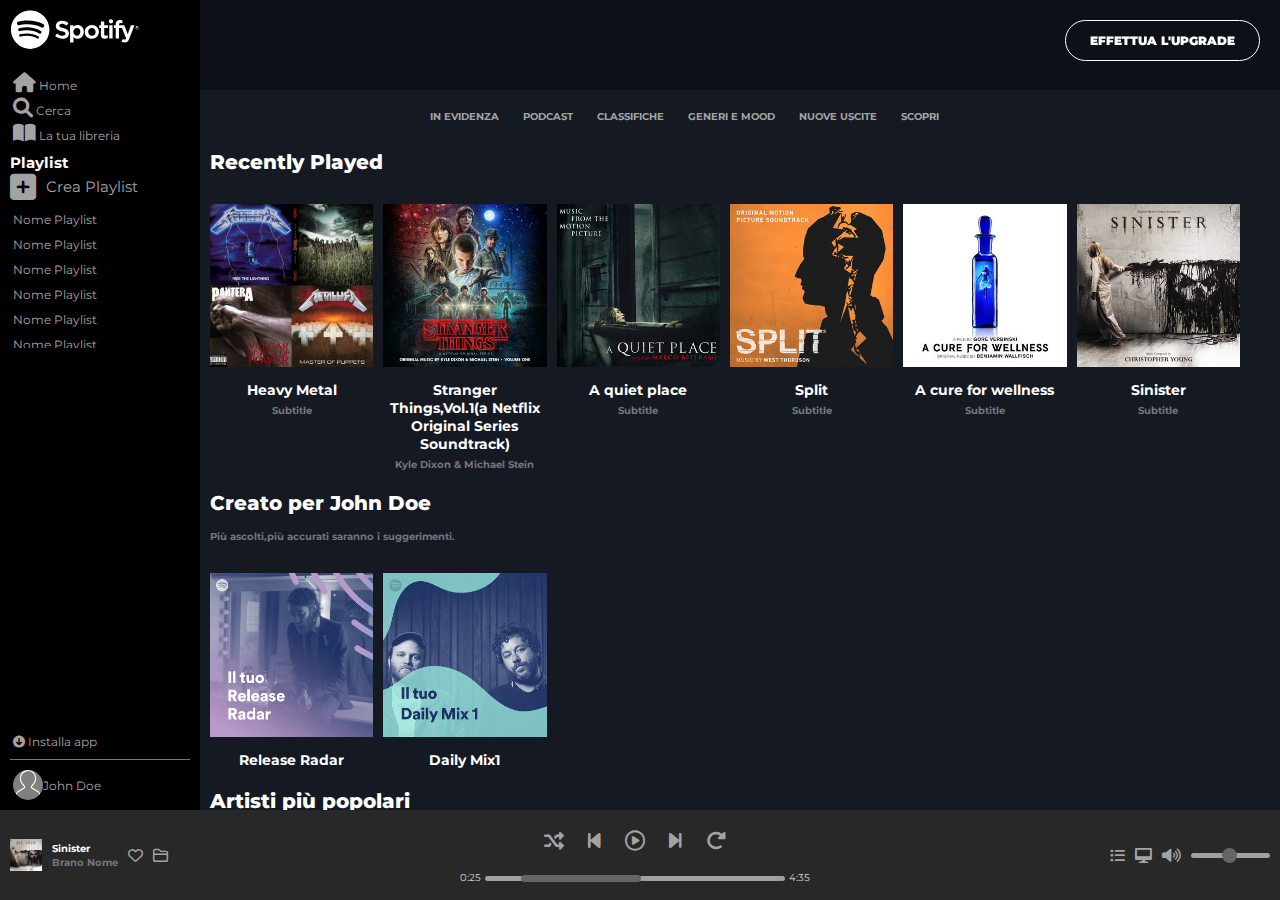
<file: index.html>
<!DOCTYPE html>
<html lang="en">
<head>
    <meta charset="UTF-8">
    <meta http-equiv="X-UA-Compatible" content="IE=edge">
    <meta name="viewport" content="width=device-width, initial-scale=1.0">
    <link rel="stylesheet" href="css/style.css">
    <link rel="stylesheet" href="https://cdnjs.cloudflare.com/ajax/libs/font-awesome/6.0.0/css/all.min.css">
    <link rel="preconnect" href="https://fonts.googleapis.com">
    <link rel="preconnect" href="https://fonts.gstatic.com" crossorigin>
    <link href="https://fonts.googleapis.com/css2?family=Montserrat:ital,wght@0,100;0,200;0,300;0,400;0,500;0,600;0,700;0,800;0,900;1,100;1,200;1,300;1,400;1,500;1,600;1,700;1,800;1,900&display=swap" rel="stylesheet">
    <title>Spotify</title>
</head>
<body>
    <div class="container">
        <div class="wrapper">
            <!-- Inizio aside -->
            <aside>
                <div id="logo">
                    <img src="./img/logo.svg" alt="logo">
                    <img class="logosmall" src="img/logo-small.svg" alt="logo small">
                    <ul class="menu flex">
                        <li>
                        <i class="fa-solid fa-house"></i>  
                        <span>Home</span>
                        </li>
                        <li>
                        <i class="fa-solid fa-magnifying-glass"></i> 
                        <span>Cerca</span>
                        </li>
                        <li>
                        <i class="fa-solid fa-book-open"></i>
                        <span>La tua libreria</span>
                        </li>
                    </ul>
                    <h4>Playlist</h4>
                    <ul class="playlist flex">
                        <i class="fa-solid fa-square-plus"></i>
                        <a class="add" href="#">Crea Playlist</a>
                        <li><a href="#">Nome Playlist</a></li>
                        <li><a href="#">Nome Playlist</a></li>
                        <li><a href="#">Nome Playlist</a></li>
                        <li><a href="#">Nome Playlist</a></li>
                        <li><a href="#">Nome Playlist</a></li>
                        <li><a href="#">Nome Playlist</a></li>
                    </ul>
                </div>
                <ul>
                    <li><i class="fa-solid fa-circle-arrow-down"></i>
                    <a href=""> Installa app</a></li>
                    <div class="line"></div>
                     <li class="flex">
                    <img class="profile" src="img/profile.svg" alt="profile">
                    <span>John Doe</span>
                    </li>
                </ul>
            </aside>
            <!-- Fine aside -->
            <main>
                <!-- Inizio nav top -->
                <nav class="top">
                    <div class="upgrade">
                        <a class="btn" href="#">Effettua l'upgrade</a>
                    </div>
                </nav>
                <!-- Fine nav top -->
                <!-- Inizio nav center -->
                <div class="main-content">
                    <nav class="center clearfix">
                        <ul class="left">
                            <li><a href="#">In evidenza</a><div class="greenline"></div></li>
                            <li><a href="#">Podcast</a><div class="greenline"></div> </li>
                            <li><a href="#">Classifiche</a><div class="greenline"></div></li>
                            <li><a href="#">Generi e mood</a><div class="greenline"></div></li>
                            <li><a href="#">Nuove uscite</a><div class="greenline"></div></li>
                            <li><a href="#">Scopri</a><div class="greenline"></div></li>
                        </ul>
                    </nav>
                    <!-- Fine nav center -->
                    <!-- Inizio content box -->
                    <div class="content-box flex-container">
                        <h2>Recently Played</h2>
                        <div class="box">
                            <div class="boxhover">
                                <a href="bonus/index.html"><i class="fa-regular fa-circle-play"></i></a>
                                <img src="img/metal_lifting.jpg" alt="heavy metal">
                            </div>
                            <div class="name">
                                <h3>Heavy Metal</h3>
                                <p>Subtitle</p>
                            </div>
                        </div>
                        <div class="box">
                            <div class="boxhover">
                                <i class="fa-regular fa-circle-play"></i></i>
                                <img src="img/stranger.jpeg" alt="stranger things">
                            </div>
                            <div class="name">
                                <h3>Stranger Things,Vol.1(a Netflix Original Series Soundtrack)</h3>
                                <p>Kyle Dixon & Michael Stein</p>
                            </div>
                        </div>
                        <div class="box">
                            <div class="boxhover">
                                <i class="fa-regular fa-circle-play"></i></i>
                                <img src="img/aquietplace.jpeg" alt="Quiet Place">
                            </div>
                            <div class="name">
                                <h3>A quiet place</h3>
                                <p>Subtitle</p>
                            </div>
                        </div>
                        <div class="box">
                            <div class="boxhover">
                                <i class="fa-regular fa-circle-play"></i></i>
                                <img src="img/split.jpeg" alt="split">
                            </div>
                            <div class="name">
                                <h3>Split</h3>
                                <p>Subtitle</p>
                            </div>
                        </div>
                        <div class="box">
                            <div class="boxhover">
                                <i class="fa-regular fa-circle-play"></i></i>
                                <img src="img/cure.jpeg" alt="cure wellness">
                            </div>
                            <div class="name">
                                <h3>A cure for wellness</h3>
                                <p>Subtitle</p>
                            </div>
                        </div>
                        <div class="box">
                            <div class="boxhover">
                                <i class="fa-regular fa-circle-play"></i></i>
                                <img src="img/sinister.jpeg" alt="sinister">
                            </div>
                            <div class="name">
                                <h3>Sinister</h3>
                                <p>Subtitle</p>
                            </div>
                        </div>
                        <h2>Creato per John Doe</h2>
                        <p>Più ascolti,più accurati saranno i suggerimenti.</p>
                        <div class="box">
                            <img src="img/radar.jpeg" alt="release">
                            <div class="name">
                                <h3>Release Radar</h3>
                            </div>
                        </div>
                        <div class="box">
                            <img src="img/mixdaily.jpeg" alt="dailymix">
                            <div class="name">
                                <h3>Daily Mix1
                                </h3>
                            </div>
                        </div>
                        <h2>Artisti più popolari</h2>
                        <p>Più ascolti,più accurati saranno i suggerimenti.</p>
                        <div class="box">
                            <img class="radius" src="img/youg.jpeg" alt="lana del rey">
                            <div class="name">
                                <h3>Lana Del Rey
                                </h3>
                            </div>
                        </div>
                        <div class="box">
                            <img class="radius" src="img/einaudi.jpeg" alt="einaudi">
                            <div class="name">
                                <h3>Ludovico Einaudi
                                </h3>
                            </div>
                        </div>
                    </div>
                </div>
            </main>
        </div>
        <!-- Fine content box -->
        <!-- Inizio footer -->
        <footer class="flex-container">
            <div class="player-barleft flex-container">
                <img src="img/sinister.jpeg" alt="sinister">
                <div class="sinister">
                    <h5>Sinister</h5>
                    <p>Brano Nome</p>
                </div>
                <div class="icon">
                    <i class="fa-regular fa-heart"></i>
                </div>
                <div class="icon">
                    <i class="fa-regular fa-folder"></i>
                </div>
            </div>
            <div class="player-barcenter flex-container">
                <div class="play">
                    <a href="#"><i class="fa-solid fa-shuffle"></i></a>
                    <a href="#"><i class="fa-solid fa-backward-step"></i></a>
                    <a href=""><i class="fa-regular fa-circle-play"></i></a>
                    <a href="#"><i class="fa-solid fa-forward-step"></i></a>
                    <a href="#"><i class="fa-solid fa-rotate-right"></i></a>
                </div>
                <div class="player-bottom">
                   <span>0:25</span> 
                    <input type="range" class="liner" value="20">
                    <span>4:35</span>
                </div>
            </div>
            <div class="player-barright flex-container"> 
                <a href="#"><i class="fas fa-list-ul"></i></a>
                <a href="#"><i class="fas fa-desktop"></i></a>
                <a href="#"><i class="fas fa-volume-up"></i></a>
                <input type="range" min="1" max="100" value="50" class="slide">
            </div>
        </footer>
        <!-- Fine footer -->
    </div>
</body>
</html>
</file>
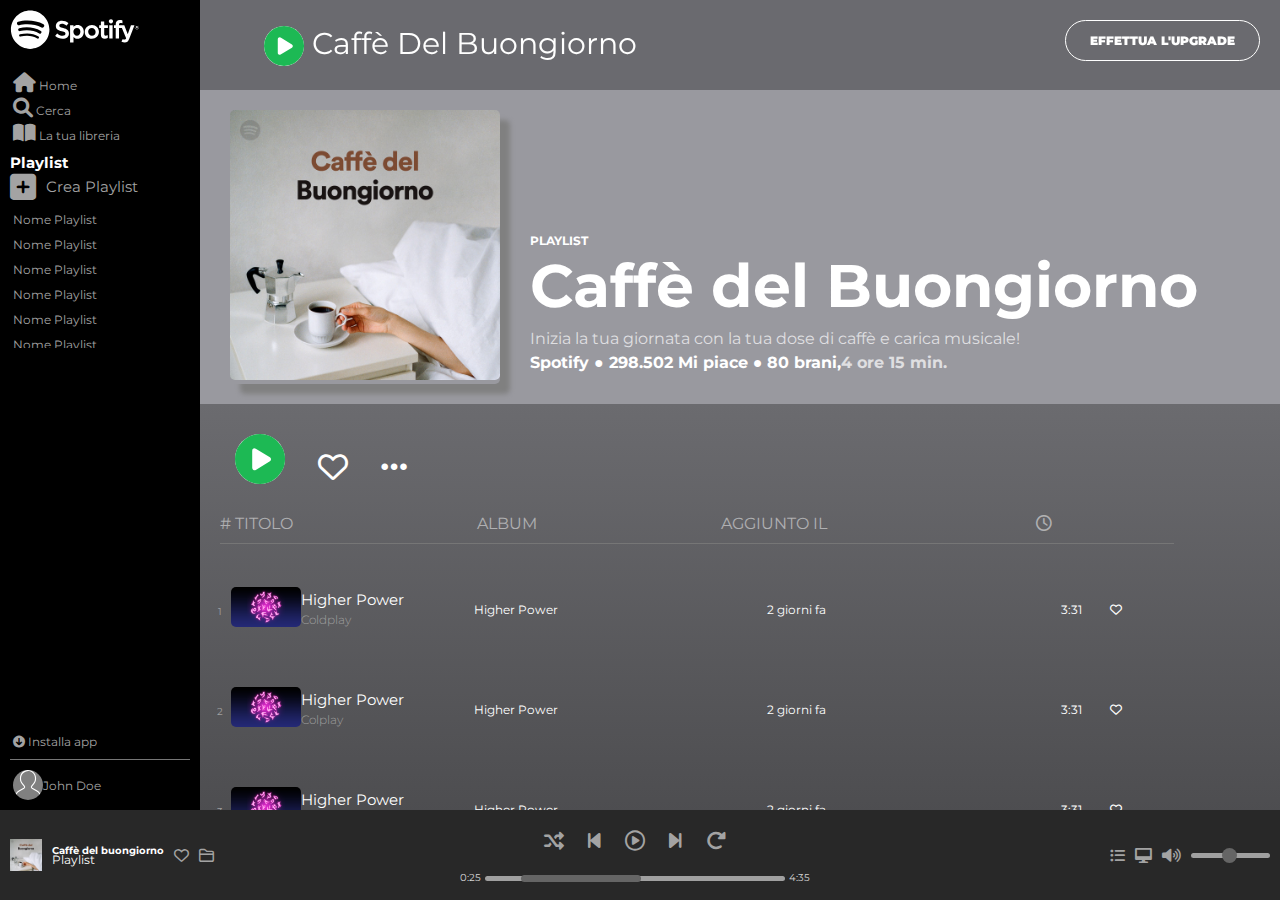
<file: bonus/index.html>
<!DOCTYPE html>
<html lang="en">
<head>
    <meta charset="UTF-8">
    <meta http-equiv="X-UA-Compatible" content="IE=edge">
    <meta name="viewport" content="width=device-width, initial-scale=1.0">
    <link rel="stylesheet" href="style.css">
    <link rel="stylesheet" href="https://cdnjs.cloudflare.com/ajax/libs/font-awesome/6.0.0/css/all.min.css">
    <link rel="preconnect" href="https://fonts.googleapis.com">
    <link rel="preconnect" href="https://fonts.gstatic.com" crossorigin>
    <link href="https://fonts.googleapis.com/css2?family=Montserrat:ital,wght@0,100;0,200;0,300;0,400;0,500;0,600;0,700;0,800;0,900;1,100;1,200;1,300;1,400;1,500;1,600;1,700;1,800;1,900&display=swap" rel="stylesheet">
    <title>Spotify</title>
</head>
<body>
    <div class="container">
        <div class="wrapper">
            <!-- Inizio aside -->
            <aside>
                <div id="logo">
                    <img src="./img/logo.svg" alt="logo">
                    <img class="logosmall" src="img/logo-small.svg" alt="logo small">
                    <ul class="menu flex">
                        <li>
                        <i class="fa-solid fa-house"></i>  
                        <span>Home</span>
                        </li>
                        <li>
                        <i class="fa-solid fa-magnifying-glass"></i> 
                        <span>Cerca</span>
                        </li>
                        <li>
                        <i class="fa-solid fa-book-open"></i>
                        <span>La tua libreria</span>
                        </li>
                    </ul>
                    <h4>Playlist</h4>
                    <ul class="playlist flex">
                        <i class="fa-solid fa-square-plus"></i>
                        <a class="add" href="#">Crea Playlist</a>
                        <li><a href="#">Nome Playlist</a></li>
                        <li><a href="#">Nome Playlist</a></li>
                        <li><a href="#">Nome Playlist</a></li>
                        <li><a href="#">Nome Playlist</a></li>
                        <li><a href="#">Nome Playlist</a></li>
                        <li><a href="#">Nome Playlist</a></li>
                    </ul>
                </div>
                <ul>
                    <li><i class="fa-solid fa-circle-arrow-down"></i>
                    <a href=""> Installa app</a></li>
                    <div class="line"></div>
                     <li class="flex">
                    <img class="profile" src="img/profile.svg" alt="profile">
                    <span>John Doe</span>
                    </li>
                </ul>
            </aside>
            <!-- Fine aside -->
            <main>
                <!-- Inizio nav top -->
                <nav class="top">
                    <div class="music">
                        <i class="fa-solid fa-circle-play"></i>
                        <span>Caffè Del Buongiorno</span>
                    </div>
                    <div class="upgrade">
                        <a class="btn" href="#">Effettua l'upgrade</a>
                    </div>
                </nav>
                <!-- Fine nav top -->
                <!-- Inizio nav center -->
                <div class="main-content">
                    <nav class="center clearfix">
                        <div class="box left">
                            <img src="img/caffè.jpg" alt="caffè">
                        </div>
                        <div class="box-right">
                        <span class="list">Playlist</span>
                        <h1>Caffè del Buongiorno</h1>
                        <p class="subtitle">Inizia la tua giornata con la tua dose di caffè e carica musicale!</p>
                        <span class="spotify">Spotify &#9679; 298.502 Mi piace &#9679; 80 brani,<span class="subtitle">4 ore 15 min.</span><span></span>
                        </div>
                    </nav>
                    <!-- Fine nav center -->
                    <!-- Inizio content box -->
                    <div class="content-box flex-container">
                        <div class="button">
                        <i class="fa-solid fa-circle-play"></i>
                        <i class="fa-regular fa-heart"></i>
                        <i class="fa-solid fa-ellipsis"></i>
                        </div>
                        <ul class="title">
                            <li># Titolo</li>
                            <li>Album</li>
                            <li>Aggiunto il</li>
                            <li><i class="fa-regular fa-clock"></i></li>
                        </ul>
                        <span class="line"></span>
                        <div class="album">
                            <!-- prima riga -->
                            <div class="row">
                                <span>1</span>
                            </div>
                            <div class="col">
                                <div class="songs"><img src="coldplay.png" alt="album"></div>
                                <div class="songstext">
                                    <h2>Higher Power</h2>
                                    <span>Coldplay</span>
                                </div>
                            </div>
                            <div class="songsalbum">
                                <span>Higher Power</span>
                            </div>
                            <div class="songsalbum">
                                <span>2 giorni fa</span>
                            </div>
                            <div class="hour">
                                <span>3:31</span>
                                <i class="fa-regular fa-heart"></i>
                            </div>
                        </div>
                            <!-- seconda riga -->
                        <div class="album">
                            <div class="row">
                                <span>2</span>
                            </div>
                            <div class="col">
                                <div class="songs"><img src="coldplay.png" alt="album"></div>
                                <div class="songstext">
                                    <h2>Higher Power</h2>
                                    <span>Colplay</span>
                                </div>
                            </div>
                            <div class="songsalbum">
                                <span>Higher Power</span>
                            </div>
                            <div class="songsalbum">
                                <span>2 giorni fa</span>
                            </div>
                            <div class="hour">
                                <span>3:31</span>
                                <i class="fa-regular fa-heart"></i>
                            </div>
                        </div>
                            <!-- terza riga -->
                        <div class="album">
                            <div class="row">
                                <span>3</span>
                            </div>
                            <div class="col">
                                <div class="songs"><img src="coldplay.png" alt="album"></div>
                                <div class="songstext">
                                    <h2>Higher Power</h2>
                                    <span>Coldplay</span>
                                </div>
                            </div>
                            <div class="songsalbum">
                                <span>Higher Power</span>
                            </div>
                            <div class="songsalbum">
                                <span>2 giorni fa</span>
                            </div>
                            <div class="hour">
                                <span>3:31</span>
                                <i class="fa-regular fa-heart"></i>
                            </div>
                        </div>
                            <!-- quarta riga -->
                        <div class="album">
                            <div class="row">
                                <span>4</span>
                            </div>
                            <div class="col">
                                <div class="songs"><img src="coldplay.png" alt="album"></div>
                                <div class="songstext">
                                    <h2>Higher Power</h2>
                                    <span>Coldplay</span>
                                </div>
                            </div>
                            <div class="songsalbum">
                                <span>Higher Power</span>
                            </div>
                            <div class="songsalbum">
                                <span>2 giorni fa</span>
                            </div>
                            <div class="hour">
                                <span>3:31</span>
                                <i class="fa-regular fa-heart"></i>
                            </div>
                        </div>
                            <!-- quinta riga -->
                        <div class="album">
                            <div class="row">
                                <span>5</span>
                            </div>
                            <div class="col">
                                <div class="songs"><img src="coldplay.png" alt="album"></div>
                                <div class="songstext">
                                    <h2>Higher Power</h2>
                                    <span>Coldplay</span>
                                </div>
                            </div>
                            <div class="songsalbum">
                                <span>Higher Power</span>
                            </div>
                            <div class="songsalbum">
                                <span>2 giorni fa</span>
                            </div>
                            <div class="hour">
                                <span>3:31</span>
                                <i class="fa-regular fa-heart"></i>
                            </div>
                        </div>
                            <!-- sesta riga -->
                        <div class="album">
                            <div class="row">
                                <span>6</span>
                            </div>
                            <div class="col">
                                <div class="songs"><img src="coldplay.png" alt="album"></div>
                                <div class="songstext">
                                    <h2>Higher Power</h2>
                                    <span>Coldplay</span>
                                </div>
                            </div>
                            <div class="songsalbum">
                                <span>Higher Power</span>
                            </div>
                            <div class="songsalbum">
                                <span>2 giorni fa</span>
                            </div>
                            <div class="hour">
                                <span>3:31</span>
                                <i class="fa-regular fa-heart"></i>
                            </div>
                        </div>
                            <!-- settima riga -->
                        <div class="album">
                            <div class="row">
                                <span>7</span>
                            </div>
                            <div class="col">
                                <div class="songs"><img src="coldplay.png" alt="album"></div>
                                <div class="songstext">
                                    <h2>Higher Power</h2>
                                    <span>Coldplay</span>
                                </div>
                            </div>
                            <div class="songsalbum">
                                <span>Higher Power</span>
                            </div>
                            <div class="songsalbum">
                                <span>2 giorni fa</span>
                            </div>
                            <div class="hour">
                                <span>3:31</span>
                                <i class="fa-regular fa-heart"></i>
                            </div>
                        </div>
                            <!-- ottava riga -->
                        <div class="album">
                            <div class="row">
                                <span>8</span>
                            </div>
                            <div class="col">
                                <div class="songs"><img src="coldplay.png" alt="album"></div>
                                <div class="songstext">
                                    <h2>Higher Power</h2>
                                    <span>Coldplay</span>
                                </div>
                            </div>
                            <div class="songsalbum">
                                <span>Higher Power</span>
                            </div>
                            <div class="songsalbum">
                                <span>2 giorni fa</span>
                            </div>
                            <div class="hour">
                                <span>3:31</span>
                                <i class="fa-regular fa-heart"></i>
                            </div>
                        </div>
                            <!-- nona riga -->
                        <div class="album">
                            <div class="row">
                                <span>9</span>
                            </div>
                            <div class="col">
                                <div class="songs"><img src="coldplay.png" alt="album"></div>
                                <div class="songstext">
                                    <h2>Higher Power</h2>
                                    <span>Coldplay</span>
                                </div>
                            </div>
                            <div class="songsalbum">
                                <span>Higher Power</span>
                            </div>
                            <div class="songsalbum">
                                <span>2 giorni fa</span>
                            </div>
                            <div class="hour">
                                <span>3:31</span>
                                <i class="fa-regular fa-heart"></i>
                            </div>
                        </div>
                            <!-- decima riga -->
                        <div class="album">
                            <div class="row">
                                <span>10</span>
                            </div>
                            <div class="col">
                                <div class="songs"><img src="coldplay.png" alt="album"></div>
                                <div class="songstext">
                                    <h2>Higher Power</h2>
                                    <span>Coldplay</span>
                                </div>
                            </div>
                            <div class="songsalbum">
                                <span>Higher Power</span>
                            </div>
                            <div class="songsalbum">
                                <span>2 giorni fa</span>
                            </div>
                            <div class="hour">
                                <span>3:31</span>
                                <i class="fa-regular fa-heart"></i>
                            </div>
                        </div>
                            <!-- undicesima riga -->
                        <div class="album">
                            <div class="row">
                                <span>11</span>
                            </div>
                            <div class="col">
                                <div class="songs"><img src="coldplay.png" alt="album"></div>
                                <div class="songstext">
                                    <h2>Higher Power</h2>
                                    <span>Coldplay</span>
                                </div>
                            </div>
                            <div class="songsalbum">
                                <span>Higher Power</span>
                            </div>
                            <div class="songsalbum">
                                <span>2 giorni fa</span>
                            </div>
                            <div class="hour">
                                <span>3:31</span>
                                <i class="fa-regular fa-heart"></i>
                            </div>
                        </div>
                            <!-- dodicesima riga -->
                        <div class="album">
                            <div class="row">
                                <span>12</span>
                            </div>
                            <div class="col">
                                <div class="songs"><img src="coldplay.png" alt="album"></div>
                                <div class="songstext">
                                    <h2>Higher Power</h2>
                                    <span>Coldplay</span>
                                </div>
                            </div>
                            <div class="songsalbum">
                                <span>Higher Power</span>
                            </div>
                            <div class="songsalbum">
                                <span>2 giorni fa</span>
                            </div>
                            <div class="hour">
                                <span>3:31</span>
                                <i class="fa-regular fa-heart"></i>
                            </div>
                        </div>
                            <!-- tredicesima riga -->
                        <div class="album">
                            <div class="row">
                                <span>13</span>
                            </div>
                            <div class="col">
                                <div class="songs"><img src="coldplay.png" alt="album"></div>
                                <div class="songstext">
                                    <h2>Higher Power</h2>
                                    <span>Coldplay</span>
                                </div>
                            </div>
                            <div class="songsalbum">
                                <span>Higher Power</span>
                            </div>
                            <div class="songsalbum">
                                <span>2 giorni fa</span>
                            </div>
                            <div class="hour">
                                <span>3:31</span>
                                <i class="fa-regular fa-heart"></i>
                            </div>
                        </div>
                    </div>
                </div>
            </main>
        </div>
        <!-- Fine content box -->
        <!-- Inizio footer -->
        <footer class="flex-container">
            <div class="player-barleft flex-container">
                <img src="img/caffè.jpg" alt="caffè">
                <div class="sinister">
                    <h5>Caffè del buongiorno</h5>
                    <p>Playlist</p>
                </div>
                <div class="icon">
                    <i class="fa-regular fa-heart"></i>
                </div>
                <div class="icon">
                    <i class="fa-regular fa-folder"></i>
                </div>
            </div>
            <div class="player-barcenter flex-container">
                <div class="play">
                    <a href="#"><i class="fa-solid fa-shuffle"></i></a>
                    <a href="#"><i class="fa-solid fa-backward-step"></i></a>
                    <a href=""><i class="fa-regular fa-circle-play"></i></a>
                    <a href="#"><i class="fa-solid fa-forward-step"></i></a>
                    <a href="#"><i class="fa-solid fa-rotate-right"></i></a>
                </div>
                <div class="player-bottom">
                   <span>0:25</span> 
                    <input type="range" class="liner" value="20">
                    <span>4:35</span>
                </div>
            </div>
            <div class="player-barright flex-container"> 
                <a href="#"><i class="fas fa-list-ul"></i></a>
                <a href="#"><i class="fas fa-desktop"></i></a>
                <a href="#"><i class="fas fa-volume-up"></i></a>
                <input type="range" min="1" max="100" value="50" class="slide">
            </div>
        </footer>
        <!-- Fine footer -->
    </div>
</body>
</html>
</file>
<file: css/style.css>
*{
    margin: 0;
    padding: 0;
    box-sizing: border-box;
}
body{
    background-color: #141922;
    color: white;
    font-family: 'Montserrat', sans-serif;
}
.container{
    height: 100vh;
    width: 100%;
}
.wrapper{
    width: 100%;
    height: calc(100% - 90px);
    display: flex;
}
.clearfix::after{
    content: "";
    display: table;
    clear: both;
}
.left{
    float: left;
}
.flex{
    display: flex;
    flex-flow: row wrap;
}
.flex-container{
    display: flex;
}
/* aside */
aside{
    width: 200px;
    background-color: #000000;
    display: flex;
    flex-direction: column;
    justify-content: space-between;
}
#logo{
    width:75%;
}
#logo img{
    padding: 10px;
}
#logo .logosmall{
    display: none;
}
h4{
    color: white;
    padding-left: 10px;
    font-size: 15px;
}
ul.menu.flex{
    flex-direction: column;
    row-gap: 5px;
    padding: 10px 0;
}
.menu li i{
    font-size: 20px;
}

aside ul li:hover{
    font-size: 15px;
    transition: 1s;
    border-left: 3px solid green;
}

aside ul li a:hover{
    color: white;
}
aside ul li{
    font-size: 12px;
    cursor: pointer;
    color: #a3a3a3;
    padding-left: 10px;
    list-style-type: none;
    border-left: 3px solid black;
}
aside li a{
    text-decoration: none;
    color: #a3a3a3;
}

ul.playlist.flex{
    align-items: center;
    row-gap: 10px;
}
.playlist{
    width: 125%;
    height: 50%;
    overflow-y: auto;
}
ul.playlist.flex i{
    padding-left: 10px;
}
.add{
    padding-left: 10px;
    color: #a3a3a3;
    text-decoration: none;
    font-size: 15px;
}
.add:hover{
    color:white;
}

.fa-square-plus{
    cursor: pointer;
    font-size: 30px;
    color: #a3a3a3;
}
.fa-square-plus:hover{
    color: white;
    font-size: 35px;
    transition: 1s;
}
aside ul:last-child li:first-child{
    padding-bottom: 10px;
}
.profile{
    background-color: grey;
    border-radius: 50%;
    height: 30px;
    width: 30px;
}
aside ul li.flex{
    padding-bottom: 10px;
    align-items: center;
}

.line{
    background-color: #767676;
    margin-left: 10px;
    margin-right: 10px;
    width: 90%;
    height: 1px;
    margin-bottom: 10px;
}
.greenline{
    display: none;
    background-color: green;
    width: 40%;
    height: 2px;
    margin-left:40%;
}
li:hover .greenline{
    display:block;
}
.left li a:hover{
    color: white;
}
.playlist li{
    height: 15px;
}

/* main */
main{
    width: calc(100% - 200px);
    height: 100%;
}
 /* nav top */
nav.top{
    width: 100%;
    height: 90px;
    position: fixed;
    z-index:1000;
    background-color: rgba(0, 0, 0, 0.3);
}
.btn{
    font-size:12px;
    display: inline-block;
    border: 1px solid white;
    border-radius:60px;
    padding: 12px 24px;
    color: #fff;
    text-decoration: none;
    text-transform: uppercase;
    font-weight: 900;
}
.upgrade{
    position:fixed;
    top: 20px;
    right:20px;
}
.main-content{
    height: 100%;
    overflow: auto;
    width: 100%;
    padding-top: 90px;
    padding-bottom: 90px;
}
.upgrade a:hover{
    font-size: 15px;
    transition: 1s;
}
/* nav center */
.center{
    width: 100%;
    padding: 15px 210px;
    height: 40px;
}
.center ul li {
    display: inline-block;
}
.center ul li a{
    font-size: 10px;
    font-weight: bold;
    text-transform: uppercase;
    text-decoration: none;
    color: rgba(163,163,163,255);
    padding-left:20px;
}

/* Inizio content box */
.content-box.flex-container{
    width:100%;
    padding: 10px;
    flex-wrap: wrap;
    gap: 10px;
}
.box{
    width: calc((100% - 80px) / 6);
    min-width: 150px;
}
.boxhover{
    position: relative;
    cursor: pointer;
}

.fa-circle-play{
    font-size: 40px;
 }

.boxhover .fa-circle-play{  
    transition: 0.5s;
    background-color: rgba(0, 0, 0, 0.3);
    border-radius: 50%;
    opacity: 0;
    position: absolute;
    top: 45%;
    right:40%;
}
.box i:hover{
    background-color: rgba(0, 0, 0, 0.3);
    cursor: pointer;
    opacity: 1;
}

h2{
    padding-top: 10px;
    font-size: 20px;
    width: 100%;
    font-weight: 800;
}
.box img {
    width: 100%;
    padding-top: 20px;
}
.name{
    text-align: center;
    font-size: 12px;
}
p {
    padding-top: 5px;
    color: #73767b;
    font-weight: bold;
    font-size: 10px;
    width: 100%;
}
h3{
    padding-top: 10px;
}
.radius{
    border-radius: 50%;
}

/* footer */
footer{
    height: 90px;
    width: 100%;
    background-color: #282828;
    position: fixed;
    bottom: 0;
    left: 0;
    min-width:576px;
    overflow-x: auto;
}
/* player left */
.player-barleft{
    flex: 1 1 25%;
}
.player-barleft.flex-container{
    align-content:center;
    gap: 10px;
    align-items: center;
}
.player-barleft img{
    width:10%;
    margin-left: 10px;
}

/* player center */
.player-barcenter{
    flex: 1 1 50%;
}
.player-barcenter.flex-container{
   justify-content:center;
   align-items: center;
   flex-direction: column;
}
.sinister{
    text-align: left;
    line-height:10px;
    font-size: 12px;
}
.play{
    height: 40px;
}
.play i{
    text-decoration: none;
    font-size: 20px;
    color: #a3a3a3;
    padding: 5px 10px;
}
.icon i,.player-barright i{
    text-decoration: none;
    font-size: 15px;
    color: #a3a3a3;
    transition-duration: 0.2s;
    cursor: pointer;
}

.player-bottom span {
    color: lightgrey;
    font-size: 10px;
}

.liner {
    -webkit-appearance: none;
      width: 300px;
      height: 5px;
      background: #d3d3d3;
      outline: none;
      opacity: 0.7;
      border-radius: 20px;
      }
      
      .liner::-webkit-slider-thumb {
        -webkit-appearance: none;
        appearance: none;
        width:40%;
        height: 7px;
        border-radius: 5px;
        background-color: grey;
        cursor: pointer;
      }
    

/* player right */
.player-barright{
    flex: 1 1 25%;
}
.player-barright.flex-container {
    justify-content: flex-end;
    gap: 10px;
    align-items: center;
    margin-right: 10px;
}
.slide {
    -webkit-appearance:none;
      width: 25%;
      height: 5px;
      background: #d3d3d3;
      outline: none;
      opacity: 0.7;
      border-radius: 20px;
      }
      .slide::-webkit-slider-thumb {
        -webkit-appearance: none;
        appearance: none;
        width: 15px;
        height: 15px;
        border-radius: 50%;
        background: grey;
        cursor: pointer;
      }
      
      .slide::-moz-range-thumb {
        width: 25px;
        height: 25px;
        background: grey;
        cursor: pointer;
      }

i:hover{
    color: white;
    transition: 1s;
}
/* Media query */
@media screen and (max-width: 992px) {
    nav.center{
        display:inline;
        margin-left: 80px;
    }
    .player-barleft{
        gap: 2px;
    }
}
@media screen and (max-width: 576px) {
    aside{
        align-items: center;
        width: 50px;
    } 
    main{
        width:calc(100% - 50px);
    }
    
    #logo img{
        display: none;  
    }
    #logo .logosmall{
        display: block;
        width:45px;
    }
    aside a,span,.line,.playlist,h4{
        display: none;
    }
    aside ul li{
        padding: 0;
    }
    .menu.flex{
        align-items: center;
    }
    aside ul:last-child li{
        text-align: center;
    } 
}
</file>
<file: bonus/style.css>
*{
    margin: 0;
    padding: 0;
    box-sizing: border-box;
}
body{
    background-color: rgba(153,153,159,255);
    color: white;
    font-family: 'Montserrat', sans-serif;
}
.container{
    height: 100vh;
    width: 100%;
}
.wrapper{
    width: 100%;
    height: calc(100% - 90px);
    display: flex;
}
.clearfix::after{
    content: "";
    display: table;
    clear: both;
}
.left{
    float: left;
}
.flex{
    display: flex;
    flex-flow: row wrap;
}
.flex-container{
    display: flex;
}
/* aside */
aside{
    width: 200px;
    background-color: #000000;
    display: flex;
    flex-direction: column;
    justify-content: space-between;
}
#logo{
    width:75%;
}
#logo img{
    padding: 10px;
}
#logo .logosmall{
    display: none;
}
h4{
    color: white;
    padding-left: 10px;
    font-size: 15px;
}
ul.menu.flex{
    flex-direction: column;
    row-gap: 5px;
    padding: 10px 0;
}
.menu li i{
    font-size: 20px;
}

aside ul li:hover{
    font-size: 15px;
    transition: 1s;
    border-left: 3px solid green;
}

aside ul li a:hover{
    color: white;
}
aside ul li{
    font-size: 12px;
    cursor: pointer;
    color: #a3a3a3;
    padding-left: 10px;
    list-style-type: none;
    border-left: 3px solid black;
}
aside li a{
    text-decoration: none;
    color: #a3a3a3;
}

ul.playlist.flex{
    align-items: center;
    row-gap: 10px;
}
.playlist{
    width: 125%;
    height: 50%;
    overflow-y: auto;
}
ul.playlist.flex i{
    padding-left: 10px;
}
.add{
    padding-left: 10px;
    color: #a3a3a3;
    text-decoration: none;
    font-size: 15px;
}
.add:hover{
    color:white;
}

.fa-square-plus{
    cursor: pointer;
    font-size: 30px;
    color: #a3a3a3;
}
.fa-square-plus:hover{
    color: white;
    font-size: 35px;
    transition: 1s;
}
aside ul:last-child li:first-child{
    padding-bottom: 10px;
}
.profile{
    background-color: grey;
    border-radius: 50%;
    height: 30px;
    width: 30px;
}
aside ul li.flex{
    padding-bottom: 10px;
    align-items: center;
}

.line{
    background-color: #767676;
    margin-left: 10px;
    margin-right: 10px;
    width: 90%;
    height: 1px;
    margin-bottom: 10px;
}
.greenline{
    display: none;
    background-color: green;
    width: 40%;
    height: 2px;
    margin-left:40%;
}
li:hover .greenline{
    display:block;
}
.left li a:hover{
    color: white;
}
.playlist li{
    height: 15px;
}

/* main */
main{
    width: calc(100% - 200px);
    height: 100%;
}
 /* nav top */
nav.top{
    width: 100%;
    height:90px;
    position: fixed;
    z-index:1000;
    background-color: rgba(0, 0, 0, 0.3);
}
.music{
    font-size: 30px;
    position: absolute;
    top: 28%;
    left: 5%;
}
.music .fa-circle-play{
    font-size: 40px;
    vertical-align: middle;
    color:#1db954;
    cursor: pointer;
    background-color: white;
    border-radius: 50%;
   
}
.music .fa-circle-play:hover{
    font-size: 45px;
}
.btn{
    font-size:12px;
    display: inline-block;
    border: 1px solid white;
    border-radius:60px;
    padding: 12px 24px;
    color: #fff;
    text-decoration: none;
    text-transform: uppercase;
    font-weight: 900;
}
.upgrade{
    position:fixed;
    top: 20px;
    right:20px;
}
.main-content{
    height: 100%;
    overflow: auto;
    width: 100%;
    padding-top: 90px;
}
.upgrade a:hover{
    font-size: 15px;
    transition: 1s;
}
/* nav center */
.center{
    width: 100%;
    height:180px;
}
.box{
    width: 25%;
    margin: 20px 30px;
    box-shadow: 10px 10px 5px grey;
    border-radius: 5px;
}
.box img{
    width: 100%;
    border-radius: 5px;
}
.box-right{
    padding-top:140px;
}
.list{
    text-transform: uppercase;
    font-weight:bold;
    font-size: 12px;
}
h1{
    font-size: 60px;
    font-weight: 700;
    padding-bottom: 7px;
}
.subtitle{
    color: rgba(255,255,255,0.7);
    padding-bottom: 5px;
}
.spotify{
    font-weight: bold;
}

/* Inizio content box */
.content-box.flex-container{
    width:100%;
    padding: 10px;
    flex-wrap: wrap;
    gap: 10px;
    background-color: rgba(36,36,37,255);
    background-image: linear-gradient(#6b6b6f, black);
}

.content-box .button{
    margin: 20px 0;
    font-size:30px;
    color: rgba(255, 255, 255, 0,5);
    height: 50px;
}
.content-box i{
    margin-left: 25px;
    cursor: pointer;
}

.content-box .fa-circle-play{
    color:#1db954;
    background-color: white;
    border-radius: 50%;
    font-size: 50px;
}
.content-box .fa-circle-play:hover{
    font-size: 53px;
}
.button{
    width: 100%;
} 
.title li{
    list-style-type: none;
    display: inline-block;
    padding-right:170px;
    margin-left: 10px;
    color: rgba(255,255,255,0.5);
    text-transform: uppercase;
}
ul li img{
    width:10%;
}

ul.flex-container{
    height: 40px;
    align-content: center;
    align-items: center;
}
ul.flex-container li {
    list-style-type: none;
}
.album{
    display: flex;
    flex-flow: row nowrap;
    justify-content: flex-start;
    align-items: center;
    margin: 10px 0;
    height:70px;
}
.album:hover{
    background-color: rgba(221, 221, 221, 0.3);
    border-radius: 5px;
}
.row{
    flex: 0 1 5%;
    text-align: center;
}
.col{
    flex: 0 1 58%;
    display: flex;
    align-items: center;
}

.songs  img{
   width: 100%;
   border-radius: 5px;
   min-width:70px;
}
.songs{
    flex: 0 0 25%;
}
.songstext{
    flex: 0 1 100%;
    font-size: 15px;
}
.row span{
    color: #9F9F9F;
    font-size: 10px;
}
.col h2{
    color: white;
    font-size: 1em;
    font-weight: 400;
}
.col span{
    color: #9F9F9F;
    font-size: 0.8em;
    font-weight: 300;
}
.songsalbum{
    flex: 0 1 70%;
    font-size: 12px;
}
.hour{
    flex: 0 1 50%;
    font-size: 12px;
}
i:hover{
    font-size: 15px;
}



/* footer */
footer{
    height: 90px;
    width: 100%;
    background-color: #282828;
    position: fixed;
    bottom: 0;
    left: 0;
    min-width:576px;
}
/* player left */
.player-barleft{
    flex: 1 1 25%;
}
.player-barleft.flex-container{
    align-content:center;
    gap: 10px;
    align-items: center;
}
.player-barleft img{
    width:10%;
    margin-left: 10px;
}

/* player center */
.player-barcenter{
    flex: 1 1 50%;
}
.player-barcenter.flex-container{
   justify-content:center;
   align-items: center;
   flex-direction: column;
}
.sinister{
    text-align: left;
    line-height:10px;
    font-size: 12px;
}
.play{
    height: 40px;
}
.play i{
    text-decoration: none;
    font-size: 20px;
    color: #a3a3a3;
    padding: 5px 10px;
}
.icon i,.player-barright i{
    text-decoration: none;
    font-size: 15px;
    color: #a3a3a3;
    transition-duration: 0.2s;
    cursor: pointer;
}

.player-bottom span {
    color: lightgrey;
    font-size: 10px;
}

.liner {
    -webkit-appearance: none;
      width: 300px;
      height: 5px;
      background: #d3d3d3;
      outline: none;
      opacity: 0.7;
      border-radius: 20px;
      }
      
      .liner::-webkit-slider-thumb {
        -webkit-appearance: none;
        appearance: none;
        width:40%;
        height: 7px;
        border-radius: 5px;
        background-color: grey;
        cursor: pointer;
      }
    

/* player right */
.player-barright{
    flex: 1 1 25%;
}
.player-barright.flex-container {
    justify-content: flex-end;
    gap: 10px;
    align-items: center;
    margin-right: 10px;
}
.slide {
    -webkit-appearance:none;
      width: 25%;
      height: 5px;
      background: #d3d3d3;
      outline: none;
      opacity: 0.7;
      border-radius: 20px;
      }
      .slide::-webkit-slider-thumb {
        -webkit-appearance: none;
        appearance: none;
        width: 15px;
        height: 15px;
        border-radius: 50%;
        background: grey;
        cursor: pointer;
      }
      
      .slide::-moz-range-thumb {
        width: 25px;
        height: 25px;
        background: grey;
        cursor: pointer;
      }

i:hover{
    color: white;
    transition: 1s;
}
/* Media query */
@media screen and (max-width: 992px) {
    nav.center{
        display:inline;
        margin-left: 80px;
    }
    .player-barleft{
        gap: 2px;
    }
}
@media screen and (max-width: 576px) {
    aside{
        align-items: center;
        width: 50px;
    } 
    main{
        width:calc(100% - 50px);
    }
    
    #logo img{
        display: none;  
    }
    #logo .logosmall{
        display: block;
        width:45px;
    }
    aside a,span,.line,.playlist,h4{
        display: none;
    }
    aside ul li{
        padding: 0;
    }
    .menu.flex{
        align-items: center;
    }
    aside ul:last-child li{
        text-align: center;
    } 
}
</file>
